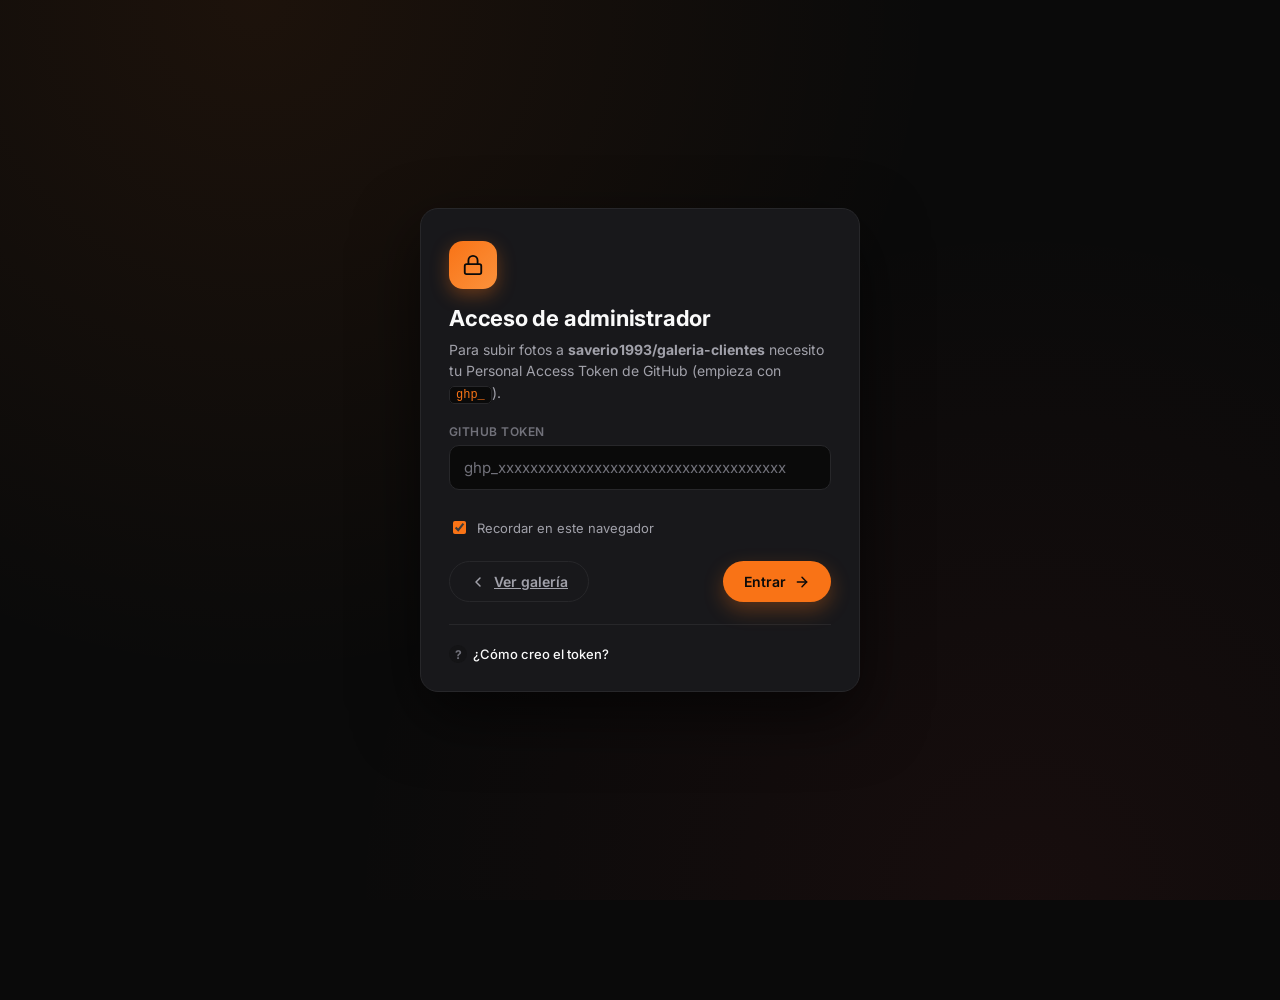
<file: admin.html>
<!doctype html>
<html lang="es">
<head>
  <meta charset="utf-8" />
  <meta name="viewport" content="width=device-width, initial-scale=1, viewport-fit=cover" />
  <meta name="robots" content="noindex, nofollow" />
  <meta name="theme-color" content="#0a0a0a" />
  <title>Admin · Galería</title>
  <link rel="preconnect" href="https://fonts.googleapis.com" />
  <link rel="preconnect" href="https://fonts.gstatic.com" crossorigin />
  <link href="https://fonts.googleapis.com/css2?family=Inter:wght@400;500;600;700&display=swap" rel="stylesheet" />
  <link rel="stylesheet" href="assets/style.css" />
  <link rel="stylesheet" href="assets/admin.css" />
</head>
<body class="admin-body">

  <!-- Login -->
  <main class="admin-login" id="loginScreen">
    <div class="login-card">
      <div class="login-icon" aria-hidden="true">
        <svg viewBox="0 0 24 24" width="22" height="22" fill="none" stroke="currentColor" stroke-width="2" stroke-linecap="round" stroke-linejoin="round">
          <rect width="18" height="11" x="3" y="11" rx="2" ry="2"/>
          <path d="M7 11V7a5 5 0 0 1 10 0v4"/>
        </svg>
      </div>
      <h1 class="login-title">Acceso de administrador</h1>
      <p class="login-sub">
        Para subir fotos a <strong id="loginRepoName">la galería</strong> necesito tu
        Personal Access Token de GitHub (empieza con <code>ghp_</code>).
      </p>

      <form id="loginForm" novalidate>
        <label class="field">
          <span class="field-label">GitHub Token</span>
          <input
            type="password"
            id="tokenInput"
            placeholder="ghp_xxxxxxxxxxxxxxxxxxxxxxxxxxxxxxxxxxxx"
            autocomplete="off"
            required
          />
        </label>
        <label class="checkbox">
          <input type="checkbox" id="rememberToken" checked />
          <span>Recordar en este navegador</span>
        </label>

        <div class="login-error" id="loginError" hidden></div>

        <div class="login-actions">
          <a href="./" class="btn btn-ghost">
            <svg viewBox="0 0 24 24" width="16" height="16" fill="none" stroke="currentColor" stroke-width="2.2" stroke-linecap="round" stroke-linejoin="round" aria-hidden="true"><path d="m15 18-6-6 6-6"/></svg>
            <span>Ver galería</span>
          </a>
          <button type="submit" class="btn btn-primary" id="loginBtn">
            <span>Entrar</span>
            <svg viewBox="0 0 24 24" width="16" height="16" fill="none" stroke="currentColor" stroke-width="2.2" stroke-linecap="round" stroke-linejoin="round" aria-hidden="true"><path d="M5 12h14"/><path d="m12 5 7 7-7 7"/></svg>
          </button>
        </div>
      </form>

      <details class="login-help">
        <summary>¿Cómo creo el token?</summary>
        <ol>
          <li>Ve a <a href="https://github.com/settings/tokens?type=beta" target="_blank" rel="noopener">github.com/settings/tokens?type=beta</a></li>
          <li><strong>Generate new token</strong> → <strong>Fine-grained</strong></li>
          <li>En <em>Repository access</em> elige <strong>Only select repositories</strong> → <code>saverio1993/galeria-clientes</code></li>
          <li>En <em>Permissions</em> → <strong>Contents</strong> → <strong>Read and write</strong></li>
          <li>Generate → copia el token (empieza con <code>github_pat_</code>)</li>
        </ol>
        <p class="login-help-note">
          Con un token fine-grained solo este repo puede ser modificado,
          aunque alguien obtenga la URL del admin.
        </p>
      </details>
    </div>
  </main>

  <!-- Panel principal -->
  <div class="admin-panel" id="adminPanel" hidden>

    <header class="site-header">
      <div class="brand">
        <span class="brand-mark"></span>
        <span class="brand-text">Admin · <span id="brandName">Galería</span></span>
      </div>
      <div class="admin-header-actions">
        <a href="./" class="btn btn-ghost btn-sm" target="_blank" rel="noopener">
          <svg viewBox="0 0 24 24" width="14" height="14" fill="none" stroke="currentColor" stroke-width="2.2" stroke-linecap="round" stroke-linejoin="round" aria-hidden="true"><path d="M15 3h6v6"/><path d="M10 14 21 3"/><path d="M18 13v6a2 2 0 0 1-2 2H5a2 2 0 0 1-2-2V8a2 2 0 0 1 2-2h6"/></svg>
          <span>Ver galería</span>
        </a>
        <span class="admin-user" id="adminUser" title="Sesión activa"></span>
        <button class="btn btn-ghost btn-sm" id="logoutBtn" type="button">
          <svg viewBox="0 0 24 24" width="14" height="14" fill="none" stroke="currentColor" stroke-width="2.2" stroke-linecap="round" stroke-linejoin="round" aria-hidden="true"><path d="M9 21H5a2 2 0 0 1-2-2V5a2 2 0 0 1 2-2h4"/><path d="m16 17 5-5-5-5"/><path d="M21 12H9"/></svg>
          <span>Salir</span>
        </button>
      </div>
    </header>

    <section class="admin-section">
      <div class="section-head">
        <h2>Fotos actuales <span class="muted">(<span id="photoCount">0</span>)</span></h2>
        <button class="btn btn-ghost btn-sm" id="refreshBtn" type="button">
          <svg viewBox="0 0 24 24" width="14" height="14" fill="none" stroke="currentColor" stroke-width="2.2" stroke-linecap="round" stroke-linejoin="round" aria-hidden="true"><path d="M21 12a9 9 0 0 0-9-9 9.75 9.75 0 0 0-6.74 2.74L3 8"/><path d="M3 3v5h5"/><path d="M3 12a9 9 0 0 0 9 9 9.75 9.75 0 0 0 6.74-2.74L21 16"/><path d="M16 16h5v5"/></svg>
          <span>Refrescar</span>
        </button>
      </div>
      <div class="admin-gallery" id="adminGallery"></div>
      <p class="empty-hint" id="emptyHint" hidden>Aún no hay fotos. Sube las primeras abajo.</p>
    </section>

    <section class="admin-section">
      <div class="section-head">
        <h2>Subir fotos nuevas</h2>
        <span class="muted" id="uploadHint">JPG, PNG, WEBP — máximo 25MB cada una</span>
      </div>

      <label class="drop-zone" id="dropZone">
        <input type="file" id="fileInput" multiple accept="image/jpeg,image/png,image/webp" hidden />
        <svg viewBox="0 0 24 24" width="34" height="34" fill="none" stroke="currentColor" stroke-width="1.5" stroke-linecap="round" stroke-linejoin="round" aria-hidden="true">
          <path d="M21 15v4a2 2 0 0 1-2 2H5a2 2 0 0 1-2-2v-4"/>
          <polyline points="17 8 12 3 7 8"/>
          <line x1="12" x2="12" y1="3" y2="15"/>
        </svg>
        <strong>Arrastra fotos aquí</strong>
        <span>o haz click para seleccionar</span>
      </label>

      <div class="upload-preview" id="uploadPreview" hidden>
        <div class="upload-list" id="uploadList"></div>
        <div class="upload-actions">
          <button class="btn btn-ghost btn-sm" id="clearBtn" type="button">Limpiar</button>
          <button class="btn btn-primary" id="uploadBtn" type="button" disabled>
            <svg viewBox="0 0 24 24" width="16" height="16" fill="none" stroke="currentColor" stroke-width="2.2" stroke-linecap="round" stroke-linejoin="round" aria-hidden="true"><path d="M21 15v4a2 2 0 0 1-2 2H5a2 2 0 0 1-2-2v-4"/><polyline points="17 8 12 3 7 8"/><line x1="12" x2="12" y1="3" y2="15"/></svg>
            <span>Subir <span id="uploadCount">0</span> foto(s)</span>
          </button>
        </div>
        <div class="upload-progress" id="uploadProgress" hidden>
          <div class="upload-progress-bar" id="uploadProgressBar"></div>
          <span class="upload-progress-label" id="uploadProgressLabel">0 / 0</span>
        </div>
      </div>

      <details class="admin-note">
        <summary>¿Y si quiero subir archivos .ARW (Sony RAW)?</summary>
        <p>
          El navegador no puede convertir <code>.ARW</code> directamente. Para fotos RAW usa
          el script local:
        </p>
        <ol>
          <li>Copia los <code>.ARW</code> a la carpeta <code>images-origen/</code> del proyecto</li>
          <li>Ejecuta <code>subir.bat</code> (doble click) — convierte + sube a GitHub automáticamente</li>
          <li>O manualmente: <code>py -3 scripts/convertir.py</code> + <code>git push</code></li>
        </ol>
      </details>
    </section>

    <section class="admin-section admin-link-section">
      <h2>Link público para tus clientes</h2>
      <div class="public-link">
        <input type="text" id="publicLink" readonly />
        <button class="btn btn-primary btn-sm" id="copyLinkBtn" type="button">
          <svg viewBox="0 0 24 24" width="14" height="14" fill="none" stroke="currentColor" stroke-width="2.2" stroke-linecap="round" stroke-linejoin="round" aria-hidden="true"><rect width="14" height="14" x="8" y="8" rx="2" ry="2"/><path d="M4 16c-1.1 0-2-.9-2-2V4c0-1.1.9-2 2-2h10c1.1 0 2 .9 2 2"/></svg>
          <span>Copiar</span>
        </button>
      </div>
      <p class="empty-hint">Comparte este link con tu cliente. Él verá la galería, marcará sus favoritas y te las enviará por correo.</p>
    </section>

  </div>

  <!-- Confirm modal -->
  <div class="modal" id="confirmModal" hidden aria-hidden="true" role="dialog" aria-modal="true" aria-labelledby="confirmTitle">
    <div class="modal-backdrop" data-close></div>
    <div class="modal-card modal-card-sm">
      <h2 class="modal-title" id="confirmTitle">¿Borrar foto?</h2>
      <p class="modal-sub" id="confirmText">Esta acción no se puede deshacer desde aquí.</p>
      <div class="modal-actions">
        <button type="button" class="btn btn-ghost" data-close>Cancelar</button>
        <button type="button" class="btn btn-danger" id="confirmOk">
          <svg viewBox="0 0 24 24" width="16" height="16" fill="none" stroke="currentColor" stroke-width="2.2" stroke-linecap="round" stroke-linejoin="round" aria-hidden="true"><path d="M3 6h18"/><path d="M19 6v14a2 2 0 0 1-2 2H7a2 2 0 0 1-2-2V6"/><path d="M8 6V4a2 2 0 0 1 2-2h4a2 2 0 0 1 2 2v2"/></svg>
          <span>Borrar</span>
        </button>
      </div>
    </div>
  </div>

  <!-- Toast -->
  <div class="toast" id="toast" hidden role="status" aria-live="polite"></div>

  <script src="config.js"></script>
  <script src="assets/admin.js"></script>
</body>
</html>
</file>
<file: assets/style.css>
/* ============================================
   Galería de selección — estilo portfolio
   ============================================ */

:root {
  --bg: #0a0a0a;
  --bg-elev: #141416;
  --bg-card: #18181b;
  --fg: #fafafa;
  --fg-dim: #a1a1aa;
  --fg-mute: #71717a;
  --line: #27272a;
  --accent: #f97316;
  --accent-hover: #ea580c;
  --like: #ef4444;
  --like-glow: rgba(239, 68, 68, 0.25);
  --radius: 14px;
  --radius-sm: 10px;
  --shadow: 0 12px 32px rgba(0, 0, 0, 0.45);
  --shadow-lg: 0 24px 64px rgba(0, 0, 0, 0.6);
  --bar-h: 76px;
  --ease: cubic-bezier(0.2, 0.8, 0.2, 1);
}

* { box-sizing: border-box; }

html, body {
  margin: 0;
  padding: 0;
  background: var(--bg);
  color: var(--fg);
  font-family: 'Inter', -apple-system, BlinkMacSystemFont, 'Segoe UI', Roboto, sans-serif;
  -webkit-font-smoothing: antialiased;
  -moz-osx-font-smoothing: grayscale;
  text-rendering: optimizeLegibility;
}

body {
  min-height: 100vh;
  padding-bottom: calc(var(--bar-h) + env(safe-area-inset-bottom, 0px) + 24px);
}

/* Custom scrollbar */
::-webkit-scrollbar { width: 10px; height: 10px; }
::-webkit-scrollbar-track { background: var(--bg); }
::-webkit-scrollbar-thumb { background: #2a2a2e; border-radius: 6px; }
::-webkit-scrollbar-thumb:hover { background: #3a3a3e; }

/* ============================================
   Header
   ============================================ */
.site-header {
  position: sticky;
  top: 0;
  z-index: 50;
  display: flex;
  align-items: center;
  justify-content: space-between;
  padding: 18px 28px;
  background: rgba(10, 10, 10, 0.78);
  backdrop-filter: saturate(180%) blur(18px);
  -webkit-backdrop-filter: saturate(180%) blur(18px);
  border-bottom: 1px solid var(--line);
}

.brand {
  display: flex;
  align-items: center;
  gap: 12px;
  font-weight: 600;
  letter-spacing: -0.01em;
}

.brand-mark {
  width: 28px;
  height: 28px;
  border-radius: 8px;
  background: linear-gradient(135deg, var(--accent), #fb923c);
  box-shadow: 0 4px 12px rgba(249, 115, 22, 0.4);
}

.brand-text {
  font-size: 15px;
  color: var(--fg);
}

.brand-meta {
  font-size: 13px;
  color: var(--fg-mute);
  font-variant-numeric: tabular-nums;
}

/* ============================================
   Intro
   ============================================ */
.intro {
  max-width: 640px;
  margin: 56px auto 36px;
  padding: 0 24px;
  text-align: center;
}

.intro h1 {
  font-size: clamp(28px, 4vw, 40px);
  font-weight: 700;
  letter-spacing: -0.02em;
  margin: 0 0 14px;
  background: linear-gradient(180deg, #ffffff, #d4d4d8);
  -webkit-background-clip: text;
  background-clip: text;
  -webkit-text-fill-color: transparent;
}

.intro p {
  color: var(--fg-dim);
  font-size: 15px;
  line-height: 1.6;
  margin: 0;
}

.intro strong { color: var(--fg); font-weight: 600; }

.inline-heart {
  color: var(--like);
  font-size: 1.1em;
  vertical-align: -2px;
}

/* ============================================
   Grid de galería
   ============================================ */
.gallery {
  display: grid;
  grid-template-columns: repeat(auto-fill, minmax(260px, 1fr));
  gap: 14px;
  padding: 12px 24px 24px;
  max-width: 1600px;
  margin: 0 auto;
}

@media (min-width: 900px) {
  .gallery { gap: 16px; padding: 12px 32px 24px; }
}

.tile {
  position: relative;
  aspect-ratio: 4 / 5;
  overflow: hidden;
  border-radius: var(--radius-sm);
  background: var(--bg-elev);
  cursor: zoom-in;
  transform: translateZ(0);
  transition: transform 0.4s var(--ease), box-shadow 0.4s var(--ease);
  opacity: 0;
  animation: tile-in 0.6s var(--ease) forwards;
}

.tile:nth-child(1)  { animation-delay: 0.02s; }
.tile:nth-child(2)  { animation-delay: 0.04s; }
.tile:nth-child(3)  { animation-delay: 0.06s; }
.tile:nth-child(4)  { animation-delay: 0.08s; }
.tile:nth-child(5)  { animation-delay: 0.10s; }
.tile:nth-child(6)  { animation-delay: 0.12s; }
.tile:nth-child(7)  { animation-delay: 0.14s; }
.tile:nth-child(8)  { animation-delay: 0.16s; }
.tile:nth-child(9)  { animation-delay: 0.18s; }
.tile:nth-child(10) { animation-delay: 0.20s; }

@keyframes tile-in {
  from { opacity: 0; transform: translateY(12px); }
  to   { opacity: 1; transform: translateY(0); }
}

.tile:hover {
  transform: translateY(-2px);
  box-shadow: var(--shadow);
}

.tile img {
  width: 100%;
  height: 100%;
  object-fit: cover;
  display: block;
  transition: transform 0.6s var(--ease);
  user-select: none;
  -webkit-user-drag: none;
}

.tile:hover img { transform: scale(1.04); }

/* selected state */
.tile.is-selected {
  box-shadow: 0 0 0 3px var(--like), 0 12px 32px var(--like-glow);
}

.tile.is-selected img { transform: scale(1.02); }

.tile.is-selected::after {
  content: "";
  position: absolute;
  inset: 0;
  background: linear-gradient(180deg, rgba(239, 68, 68, 0) 60%, rgba(239, 68, 68, 0.15));
  pointer-events: none;
}

/* like button on tile */
.btn-like {
  position: absolute;
  top: 10px;
  right: 10px;
  display: inline-flex;
  align-items: center;
  justify-content: center;
  width: 38px;
  height: 38px;
  padding: 0;
  border-radius: 999px;
  border: none;
  background: rgba(10, 10, 10, 0.55);
  backdrop-filter: blur(10px);
  -webkit-backdrop-filter: blur(10px);
  color: #fff;
  cursor: pointer;
  opacity: 0;
  transform: scale(0.85);
  transition: opacity 0.25s var(--ease), transform 0.25s var(--ease),
              background 0.2s var(--ease), color 0.2s var(--ease);
  z-index: 2;
}

.tile:hover .btn-like,
.tile:focus-within .btn-like,
.btn-like.is-active {
  opacity: 1;
  transform: scale(1);
}

.btn-like:hover {
  background: rgba(10, 10, 10, 0.75);
  transform: scale(1.08);
}

.btn-like.is-active {
  background: var(--like);
  color: #fff;
  box-shadow: 0 6px 18px var(--like-glow);
  opacity: 1;
  transform: scale(1);
}

.btn-like.is-active svg { fill: currentColor; }

.btn-like:focus-visible {
  outline: 2px solid #fff;
  outline-offset: 2px;
}

/* tile label (selection number) */
.tile-num {
  position: absolute;
  bottom: 10px;
  left: 10px;
  min-width: 28px;
  height: 28px;
  padding: 0 8px;
  display: inline-flex;
  align-items: center;
  justify-content: center;
  border-radius: 999px;
  background: var(--like);
  color: #fff;
  font-size: 12px;
  font-weight: 700;
  font-variant-numeric: tabular-nums;
  letter-spacing: 0.02em;
  box-shadow: 0 4px 14px var(--like-glow);
  opacity: 0;
  transform: translateY(6px);
  transition: opacity 0.25s var(--ease), transform 0.25s var(--ease);
  z-index: 2;
  pointer-events: none;
}

.tile.is-selected .tile-num {
  opacity: 1;
  transform: translateY(0);
}

/* ============================================
   Empty state
   ============================================ */
.empty-state {
  max-width: 480px;
  margin: 80px auto;
  text-align: center;
  padding: 0 24px;
  color: var(--fg-dim);
}

.empty-state code {
  background: var(--bg-card);
  padding: 2px 8px;
  border-radius: 6px;
  font-size: 13px;
  color: var(--accent);
  border: 1px solid var(--line);
}

.empty-hint { font-size: 13px; color: var(--fg-mute); }

/* ============================================
   Action bar (fixed bottom)
   ============================================ */
.action-bar {
  position: fixed;
  bottom: 0;
  left: 0;
  right: 0;
  z-index: 40;
  padding: 14px 20px calc(14px + env(safe-area-inset-bottom, 0px));
  pointer-events: none;
}

.action-bar-inner {
  max-width: 640px;
  margin: 0 auto;
  display: flex;
  align-items: center;
  justify-content: space-between;
  gap: 16px;
  padding: 12px 14px 12px 20px;
  background: rgba(20, 20, 22, 0.85);
  backdrop-filter: saturate(180%) blur(20px);
  -webkit-backdrop-filter: saturate(180%) blur(20px);
  border: 1px solid var(--line);
  border-radius: 999px;
  box-shadow: var(--shadow-lg);
  pointer-events: auto;
  transition: transform 0.35s var(--ease), opacity 0.35s var(--ease);
}

.action-bar.is-hidden {
  transform: translateY(120%);
  opacity: 0;
}

.selection-status {
  display: flex;
  align-items: center;
  gap: 10px;
  color: var(--fg);
  font-size: 14px;
}

.status-icon {
  display: inline-flex;
  align-items: center;
  justify-content: center;
  width: 32px;
  height: 32px;
  border-radius: 50%;
  background: rgba(239, 68, 68, 0.12);
  color: var(--like);
  font-size: 16px;
}

.status-icon svg { width: 16px; height: 16px; }
.status-icon.is-active { background: var(--like); color: #fff; }
.status-icon.is-active svg { fill: currentColor; }

.status-text { display: inline-flex; align-items: baseline; gap: 4px; }
.status-divider { color: var(--fg-mute); }
.status-label { color: var(--fg-mute); margin-left: 4px; font-size: 13px; }
.status-text strong { font-size: 16px; font-variant-numeric: tabular-nums; }

/* ============================================
   Botones
   ============================================ */
.btn {
  display: inline-flex;
  align-items: center;
  gap: 8px;
  padding: 11px 20px;
  border-radius: 999px;
  border: 1px solid transparent;
  font: inherit;
  font-size: 14px;
  font-weight: 600;
  cursor: pointer;
  transition: background 0.2s var(--ease), transform 0.15s var(--ease),
              opacity 0.2s var(--ease), border-color 0.2s var(--ease);
}

.btn:active:not(:disabled) { transform: scale(0.97); }

.btn:disabled {
  opacity: 0.45;
  cursor: not-allowed;
}

.btn-primary {
  background: var(--accent);
  color: #0a0a0a;
  box-shadow: 0 8px 20px rgba(249, 115, 22, 0.3);
}

.btn-primary:hover:not(:disabled) { background: var(--accent-hover); }

.btn-ghost {
  background: transparent;
  color: var(--fg-dim);
  border-color: var(--line);
}

.btn-ghost:hover { color: var(--fg); border-color: #3a3a3e; }

.btn:focus-visible {
  outline: 2px solid var(--accent);
  outline-offset: 2px;
}

/* ============================================
   Lightbox
   ============================================ */
.lightbox {
  position: fixed;
  inset: 0;
  z-index: 100;
  display: flex;
  align-items: center;
  justify-content: center;
  background: rgba(0, 0, 0, 0.94);
  backdrop-filter: blur(8px);
  -webkit-backdrop-filter: blur(8px);
  animation: lb-fade 0.25s var(--ease);
}

@keyframes lb-fade { from { opacity: 0; } to { opacity: 1; } }

.lightbox[hidden] { display: none; }

.lb-figure {
  margin: 0;
  max-width: min(92vw, 1400px);
  max-height: 88vh;
  display: flex;
  flex-direction: column;
  align-items: center;
  gap: 16px;
}

.lb-figure img {
  max-width: 100%;
  max-height: 80vh;
  object-fit: contain;
  border-radius: 8px;
  box-shadow: var(--shadow-lg);
  user-select: none;
  -webkit-user-drag: none;
  cursor: zoom-in;
  transition: max-height 0.25s var(--ease);
}

/* Modo "100% / tamaño real": la imagen se muestra a su resolución nativa
   con scroll para verla completa. Click otra vez vuelve al modo ajustar. */
.lb-figure.is-actual {
  max-width: 100vw;
  max-height: 100vh;
  overflow: auto;
  align-items: flex-start;
  justify-content: flex-start;
  padding: 24px;
}

.lb-figure.is-actual img {
  max-width: none;
  max-height: none;
  width: auto;
  height: auto;
  cursor: zoom-out;
  border-radius: 0;
  box-shadow: none;
}

.lb-caption {
  display: flex;
  align-items: center;
  gap: 16px;
  color: var(--fg-dim);
  font-size: 13px;
  font-variant-numeric: tabular-nums;
}

.lb-hint {
  font-size: 12px;
  color: var(--fg-mute);
  letter-spacing: 0.02em;
  pointer-events: none;
  user-select: none;
  opacity: 0.85;
  animation: lb-hint-fade 4s var(--ease) forwards;
  animation-delay: 1.2s;
}

.lb-figure.is-actual ~ .lb-caption,
.lb-figure.is-actual .lb-hint { display: none; }

@keyframes lb-hint-fade {
  0%, 70% { opacity: 0.85; }
  100% { opacity: 0; }
}

.btn-like--lg {
  position: static;
  width: auto;
  height: auto;
  padding: 8px 16px;
  border-radius: 999px;
  background: rgba(255, 255, 255, 0.08);
  border: 1px solid rgba(255, 255, 255, 0.12);
  color: #fff;
  opacity: 1;
  transform: none;
}

.btn-like--lg svg { width: 18px; height: 18px; }

.btn-like--lg:hover { background: rgba(255, 255, 255, 0.12); }

.btn-like--lg.is-active {
  background: var(--like);
  border-color: var(--like);
}

.btn-like--lg.is-active svg { fill: currentColor; }

.lb-close, .lb-nav {
  position: absolute;
  display: inline-flex;
  align-items: center;
  justify-content: center;
  width: 44px;
  height: 44px;
  border-radius: 50%;
  border: none;
  background: rgba(255, 255, 255, 0.08);
  color: #fff;
  cursor: pointer;
  transition: background 0.2s var(--ease), transform 0.15s var(--ease);
}

.lb-close:hover, .lb-nav:hover { background: rgba(255, 255, 255, 0.15); }
.lb-close:active, .lb-nav:active { transform: scale(0.94); }

.lb-close { top: 20px; right: 20px; }
.lb-prev  { left: 20px;  top: 50%; transform: translateY(-50%); }
.lb-next  { right: 20px; top: 50%; transform: translateY(-50%); }
.lb-prev:hover  { transform: translateY(-50%) scale(1.05); }
.lb-next:hover  { transform: translateY(-50%) scale(1.05); }
.lb-prev:active { transform: translateY(-50%) scale(0.94); }
.lb-next:active { transform: translateY(-50%) scale(0.94); }

@media (max-width: 640px) {
  .lb-close, .lb-nav { width: 40px; height: 40px; }
  .lb-close { top: 12px; right: 12px; }
  .lb-prev  { left: 8px; }
  .lb-next  { right: 8px; }
}

/* ============================================
   Modal (nombre)
   ============================================ */
.modal {
  position: fixed;
  inset: 0;
  z-index: 200;
  display: flex;
  align-items: center;
  justify-content: center;
  padding: 24px;
  animation: lb-fade 0.2s var(--ease);
}

.modal[hidden] { display: none; }

.modal-backdrop {
  position: absolute;
  inset: 0;
  background: rgba(0, 0, 0, 0.7);
  backdrop-filter: blur(8px);
  -webkit-backdrop-filter: blur(8px);
}

.modal-card {
  position: relative;
  width: 100%;
  max-width: 440px;
  padding: 28px 24px 22px;
  background: var(--bg-card);
  border: 1px solid var(--line);
  border-radius: 18px;
  box-shadow: var(--shadow-lg);
  animation: modal-in 0.3s var(--ease);
}

@keyframes modal-in {
  from { opacity: 0; transform: translateY(12px) scale(0.97); }
  to   { opacity: 1; transform: translateY(0) scale(1); }
}

.modal-close {
  position: absolute;
  top: 12px;
  right: 12px;
  width: 34px;
  height: 34px;
  border-radius: 50%;
  border: none;
  background: transparent;
  color: var(--fg-mute);
  cursor: pointer;
  display: inline-flex;
  align-items: center;
  justify-content: center;
  transition: background 0.2s var(--ease), color 0.2s var(--ease);
}

.modal-close:hover { background: var(--bg-elev); color: var(--fg); }

.modal-title {
  font-size: 20px;
  font-weight: 700;
  margin: 0 0 6px;
  letter-spacing: -0.01em;
}

.modal-sub {
  font-size: 14px;
  color: var(--fg-dim);
  margin: 0 0 18px;
}

.field {
  display: block;
  margin-bottom: 14px;
}

.field-label {
  display: block;
  font-size: 12px;
  color: var(--fg-mute);
  margin-bottom: 6px;
  text-transform: uppercase;
  letter-spacing: 0.04em;
  font-weight: 600;
}

.field input {
  width: 100%;
  padding: 12px 14px;
  background: var(--bg);
  color: var(--fg);
  border: 1px solid var(--line);
  border-radius: 10px;
  font: inherit;
  font-size: 15px;
  transition: border-color 0.2s var(--ease), background 0.2s var(--ease);
}

.field input:focus {
  outline: none;
  border-color: var(--accent);
  background: #0f0f10;
}

.field input::placeholder { color: var(--fg-mute); }

.modal-summary {
  background: var(--bg);
  border: 1px solid var(--line);
  border-radius: 10px;
  padding: 12px 14px;
  font-size: 13px;
  color: var(--fg-dim);
  margin-bottom: 16px;
  max-height: 110px;
  overflow-y: auto;
}

.modal-summary strong { color: var(--fg); }

.modal-actions {
  display: flex;
  justify-content: flex-end;
  gap: 10px;
}

/* ============================================
   Toast
   ============================================ */
.toast {
  position: fixed;
  bottom: calc(var(--bar-h) + 24px);
  left: 50%;
  transform: translateX(-50%) translateY(20px);
  z-index: 300;
  padding: 12px 18px;
  background: var(--bg-card);
  border: 1px solid var(--line);
  border-radius: 999px;
  color: var(--fg);
  font-size: 14px;
  box-shadow: var(--shadow);
  opacity: 0;
  transition: opacity 0.25s var(--ease), transform 0.25s var(--ease);
  pointer-events: none;
  max-width: calc(100% - 40px);
  text-align: center;
}

.toast.is-visible {
  opacity: 1;
  transform: translateX(-50%) translateY(0);
}

.toast[hidden] { display: block; }  /* keep mounted for transition */

/* ============================================
   Mobile tweaks
   ============================================ */
@media (max-width: 640px) {
  .site-header { padding: 14px 18px; }
  .intro { margin: 36px auto 28px; }
  .gallery {
    grid-template-columns: repeat(2, 1fr);
    gap: 10px;
    padding: 10px 14px 20px;
  }
  .tile { aspect-ratio: 1 / 1; border-radius: 8px; }
  .btn-like { opacity: 1; transform: scale(1); width: 34px; height: 34px; }
  .action-bar-inner { padding: 10px 10px 10px 16px; }
  .selection-status { font-size: 13px; }
  .status-icon { width: 28px; height: 28px; }
  .btn { padding: 10px 16px; font-size: 13px; }
  .btn span { display: none; }
  .btn-primary { padding: 10px 14px; }
  .btn-primary svg + span { display: none; }
  .action-bar-inner .btn-primary span,
  .action-bar-inner .btn-primary svg { display: inline-flex; }
  .modal-card { padding: 22px 18px 18px; }
}

/* ============================================
   Print / a11y
   ============================================ */
@media (prefers-reduced-motion: reduce) {
  *, *::before, *::after {
    animation-duration: 0.01ms !important;
    transition-duration: 0.01ms !important;
  }
}
</file>
<file: assets/admin.css>
/* ============================================
   Admin · extensiones de estilo
   ============================================ */

/* Asegura que [hidden] gana sobre display:flex/grid de las secciones */
.admin-body [hidden] { display: none !important; }

.admin-body {
  background: var(--bg);
}

/* ============================================
   Login screen
   ============================================ */
.admin-login {
  min-height: 100vh;
  display: flex;
  align-items: center;
  justify-content: center;
  padding: 32px 20px;
  background:
    radial-gradient(circle at 20% 0%, rgba(249, 115, 22, 0.08), transparent 50%),
    radial-gradient(circle at 80% 100%, rgba(239, 68, 68, 0.06), transparent 50%),
    var(--bg);
}

.login-card {
  width: 100%;
  max-width: 440px;
  padding: 32px 28px 24px;
  background: var(--bg-card);
  border: 1px solid var(--line);
  border-radius: 18px;
  box-shadow: var(--shadow-lg);
}

.login-icon {
  width: 48px;
  height: 48px;
  border-radius: 14px;
  display: inline-flex;
  align-items: center;
  justify-content: center;
  background: linear-gradient(135deg, var(--accent), #fb923c);
  color: #0a0a0a;
  margin-bottom: 16px;
  box-shadow: 0 6px 18px rgba(249, 115, 22, 0.35);
}

.login-title {
  font-size: 22px;
  font-weight: 700;
  margin: 0 0 8px;
  letter-spacing: -0.01em;
}

.login-sub {
  font-size: 14px;
  color: var(--fg-dim);
  margin: 0 0 20px;
  line-height: 1.55;
}

.login-sub code {
  background: var(--bg);
  padding: 1px 6px;
  border-radius: 5px;
  font-size: 12px;
  color: var(--accent);
  border: 1px solid var(--line);
}

.checkbox {
  display: inline-flex;
  align-items: center;
  gap: 8px;
  font-size: 13px;
  color: var(--fg-dim);
  margin: 14px 0 6px;
  cursor: pointer;
  user-select: none;
}

.checkbox input { accent-color: var(--accent); cursor: pointer; }

.login-error {
  margin: 12px 0;
  padding: 10px 12px;
  background: rgba(239, 68, 68, 0.08);
  border: 1px solid rgba(239, 68, 68, 0.3);
  border-radius: 10px;
  color: #fca5a5;
  font-size: 13px;
}

.login-actions {
  display: flex;
  justify-content: space-between;
  gap: 10px;
  margin-top: 18px;
}

.login-help {
  margin-top: 22px;
  padding-top: 16px;
  border-top: 1px solid var(--line);
  font-size: 13px;
  color: var(--fg-dim);
}

.login-help summary {
  cursor: pointer;
  font-weight: 500;
  color: var(--fg);
  padding: 4px 0;
  list-style: none;
  display: inline-flex;
  align-items: center;
  gap: 6px;
}

.login-help summary::-webkit-details-marker { display: none; }
.login-help summary::before {
  content: "?";
  display: inline-flex;
  align-items: center;
  justify-content: center;
  width: 18px;
  height: 18px;
  border-radius: 50%;
  background: var(--bg-elev);
  color: var(--fg-mute);
  font-size: 12px;
  font-weight: 700;
}

.login-help ol {
  margin: 12px 0 8px;
  padding-left: 18px;
  line-height: 1.7;
}

.login-help code {
  background: var(--bg);
  padding: 1px 6px;
  border-radius: 4px;
  font-size: 11px;
  color: var(--accent);
  border: 1px solid var(--line);
}

.login-help a {
  color: var(--accent);
  text-decoration: none;
}

.login-help a:hover { text-decoration: underline; }

.login-help-note {
  margin: 8px 0 0;
  font-size: 12px;
  color: var(--fg-mute);
  font-style: italic;
}

/* ============================================
   Admin panel
   ============================================ */
.admin-panel {
  padding-bottom: 60px;
}

.admin-header-actions {
  display: flex;
  align-items: center;
  gap: 10px;
}

.admin-user {
  font-size: 13px;
  color: var(--fg-dim);
  display: inline-flex;
  align-items: center;
  gap: 6px;
}

.admin-user::before {
  content: "";
  display: inline-block;
  width: 8px;
  height: 8px;
  border-radius: 50%;
  background: #22c55e;
  box-shadow: 0 0 8px rgba(34, 197, 94, 0.5);
}

.admin-section {
  max-width: 1200px;
  margin: 32px auto;
  padding: 0 24px;
}

.section-head {
  display: flex;
  align-items: baseline;
  justify-content: space-between;
  gap: 16px;
  margin-bottom: 14px;
}

.admin-section h2 {
  font-size: 18px;
  font-weight: 600;
  margin: 0;
  letter-spacing: -0.01em;
}

.admin-section h2 .muted {
  font-weight: 400;
  color: var(--fg-mute);
  font-size: 14px;
  margin-left: 4px;
}

.muted {
  color: var(--fg-mute);
  font-size: 13px;
}

.btn-sm {
  padding: 7px 12px;
  font-size: 13px;
}

.btn-danger {
  background: #ef4444;
  color: #fff;
}

.btn-danger:hover { background: #dc2626; }

.btn-danger:disabled { background: #7f1d1d; }

/* ============================================
   Gallery admin (with delete buttons)
   ============================================ */
.admin-gallery {
  display: grid;
  grid-template-columns: repeat(auto-fill, minmax(180px, 1fr));
  gap: 12px;
}

@media (min-width: 900px) {
  .admin-gallery { gap: 14px; }
}

.admin-tile {
  position: relative;
  aspect-ratio: 4 / 5;
  border-radius: var(--radius-sm);
  overflow: hidden;
  background: var(--bg-elev);
  border: 1px solid var(--line);
  transition: transform 0.3s var(--ease), box-shadow 0.3s var(--ease);
}

.admin-tile:hover {
  transform: translateY(-2px);
  box-shadow: var(--shadow);
}

.admin-tile img {
  width: 100%;
  height: 100%;
  object-fit: cover;
  display: block;
}

.admin-tile-name {
  position: absolute;
  bottom: 0;
  left: 0;
  right: 0;
  padding: 14px 10px 8px;
  background: linear-gradient(180deg, transparent, rgba(0, 0, 0, 0.85));
  color: #fff;
  font-size: 11px;
  font-variant-numeric: tabular-nums;
  white-space: nowrap;
  overflow: hidden;
  text-overflow: ellipsis;
  pointer-events: none;
}

.admin-tile-del {
  position: absolute;
  top: 6px;
  right: 6px;
  width: 30px;
  height: 30px;
  border-radius: 50%;
  border: none;
  background: rgba(0, 0, 0, 0.7);
  color: #fff;
  cursor: pointer;
  display: inline-flex;
  align-items: center;
  justify-content: center;
  opacity: 0;
  transform: scale(0.85);
  transition: opacity 0.2s var(--ease), transform 0.2s var(--ease),
              background 0.2s var(--ease);
  backdrop-filter: blur(8px);
  -webkit-backdrop-filter: blur(8px);
}

.admin-tile:hover .admin-tile-del,
.admin-tile-del:focus-visible {
  opacity: 1;
  transform: scale(1);
}

.admin-tile-del:hover {
  background: #ef4444;
}

.admin-tile-del svg { width: 14px; height: 14px; }

/* ============================================
   Drop zone
   ============================================ */
.drop-zone {
  display: flex;
  flex-direction: column;
  align-items: center;
  justify-content: center;
  gap: 8px;
  min-height: 180px;
  padding: 32px 24px;
  background: var(--bg-card);
  border: 2px dashed var(--line);
  border-radius: 14px;
  color: var(--fg-dim);
  cursor: pointer;
  text-align: center;
  transition: border-color 0.2s var(--ease), background 0.2s var(--ease),
              color 0.2s var(--ease);
}

.drop-zone:hover,
.drop-zone.is-dragover {
  border-color: var(--accent);
  background: rgba(249, 115, 22, 0.04);
  color: var(--fg);
}

.drop-zone svg {
  color: var(--fg-mute);
  transition: color 0.2s var(--ease);
}

.drop-zone:hover svg,
.drop-zone.is-dragover svg { color: var(--accent); }

.drop-zone strong {
  color: var(--fg);
  font-size: 15px;
  font-weight: 600;
}

.drop-zone span {
  font-size: 13px;
}

/* ============================================
   Upload preview
   ============================================ */
.upload-preview {
  margin-top: 16px;
  padding: 16px;
  background: var(--bg-card);
  border: 1px solid var(--line);
  border-radius: 14px;
}

.upload-list {
  display: grid;
  grid-template-columns: repeat(auto-fill, minmax(140px, 1fr));
  gap: 10px;
  margin-bottom: 14px;
  max-height: 360px;
  overflow-y: auto;
}

.upload-item {
  position: relative;
  aspect-ratio: 4 / 5;
  border-radius: 10px;
  overflow: hidden;
  background: var(--bg);
  border: 1px solid var(--line);
}

.upload-item img {
  width: 100%;
  height: 100%;
  object-fit: cover;
}

.upload-item-name {
  position: absolute;
  bottom: 0;
  left: 0;
  right: 0;
  padding: 8px 8px 4px;
  background: linear-gradient(180deg, transparent, rgba(0, 0, 0, 0.8));
  color: #fff;
  font-size: 10px;
  white-space: nowrap;
  overflow: hidden;
  text-overflow: ellipsis;
}

.upload-item-status {
  position: absolute;
  top: 4px;
  right: 4px;
  width: 22px;
  height: 22px;
  border-radius: 50%;
  background: rgba(0, 0, 0, 0.75);
  color: #fff;
  display: inline-flex;
  align-items: center;
  justify-content: center;
  font-size: 12px;
  backdrop-filter: blur(6px);
}

.upload-item-status.is-done { background: #22c55e; }
.upload-item-status.is-error { background: #ef4444; }
.upload-item-status.is-progress { background: var(--accent); }

.upload-actions {
  display: flex;
  justify-content: space-between;
  align-items: center;
  gap: 12px;
}

.upload-progress {
  position: relative;
  height: 28px;
  background: var(--bg);
  border-radius: 999px;
  overflow: hidden;
  margin-top: 12px;
  border: 1px solid var(--line);
}

.upload-progress-bar {
  height: 100%;
  width: 0;
  background: linear-gradient(90deg, var(--accent), #fb923c);
  transition: width 0.3s var(--ease);
}

.upload-progress-label {
  position: absolute;
  inset: 0;
  display: inline-flex;
  align-items: center;
  justify-content: center;
  font-size: 12px;
  font-weight: 600;
  color: var(--fg);
  font-variant-numeric: tabular-nums;
  text-shadow: 0 1px 2px rgba(0, 0, 0, 0.6);
}

/* ============================================
   Notes
   ============================================ */
.admin-note {
  margin-top: 16px;
  padding: 14px 16px;
  background: var(--bg-card);
  border: 1px solid var(--line);
  border-radius: 12px;
  font-size: 13px;
  color: var(--fg-dim);
}

.admin-note summary {
  cursor: pointer;
  font-weight: 500;
  color: var(--fg);
  list-style: none;
}

.admin-note summary::-webkit-details-marker { display: none; }
.admin-note summary::before {
  content: "▸";
  display: inline-block;
  margin-right: 6px;
  transition: transform 0.2s var(--ease);
}

.admin-note[open] summary::before { transform: rotate(90deg); }

.admin-note ol {
  margin: 10px 0 0;
  padding-left: 22px;
  line-height: 1.7;
}

.admin-note code {
  background: var(--bg);
  padding: 1px 6px;
  border-radius: 4px;
  font-size: 12px;
  color: var(--accent);
  border: 1px solid var(--line);
}

/* ============================================
   Public link
   ============================================ */
.admin-link-section {
  padding-top: 12px;
  border-top: 1px solid var(--line);
  margin-top: 40px;
}

.public-link {
  display: flex;
  gap: 10px;
  align-items: stretch;
}

.public-link input {
  flex: 1;
  padding: 12px 14px;
  background: var(--bg);
  color: var(--fg);
  border: 1px solid var(--line);
  border-radius: 10px;
  font: inherit;
  font-size: 14px;
  font-variant-numeric: tabular-nums;
}

.public-link input:focus { outline: none; border-color: var(--accent); }

/* ============================================
   Mobile
   ============================================ */
@media (max-width: 640px) {
  .admin-section { padding: 0 16px; margin: 22px auto; }
  .site-header { padding: 14px 18px; }
  .admin-header-actions { gap: 6px; }
  .admin-user { display: none; }
  .admin-gallery { grid-template-columns: repeat(2, 1fr); gap: 10px; }
  .admin-tile-del { opacity: 1; transform: scale(1); width: 28px; height: 28px; }
  .drop-zone { min-height: 140px; padding: 24px 16px; }
  .login-card { padding: 24px 20px 18px; }
  .login-actions { flex-direction: column-reverse; }
  .login-actions .btn { width: 100%; justify-content: center; }
  .public-link { flex-direction: column; }
}
</file>
